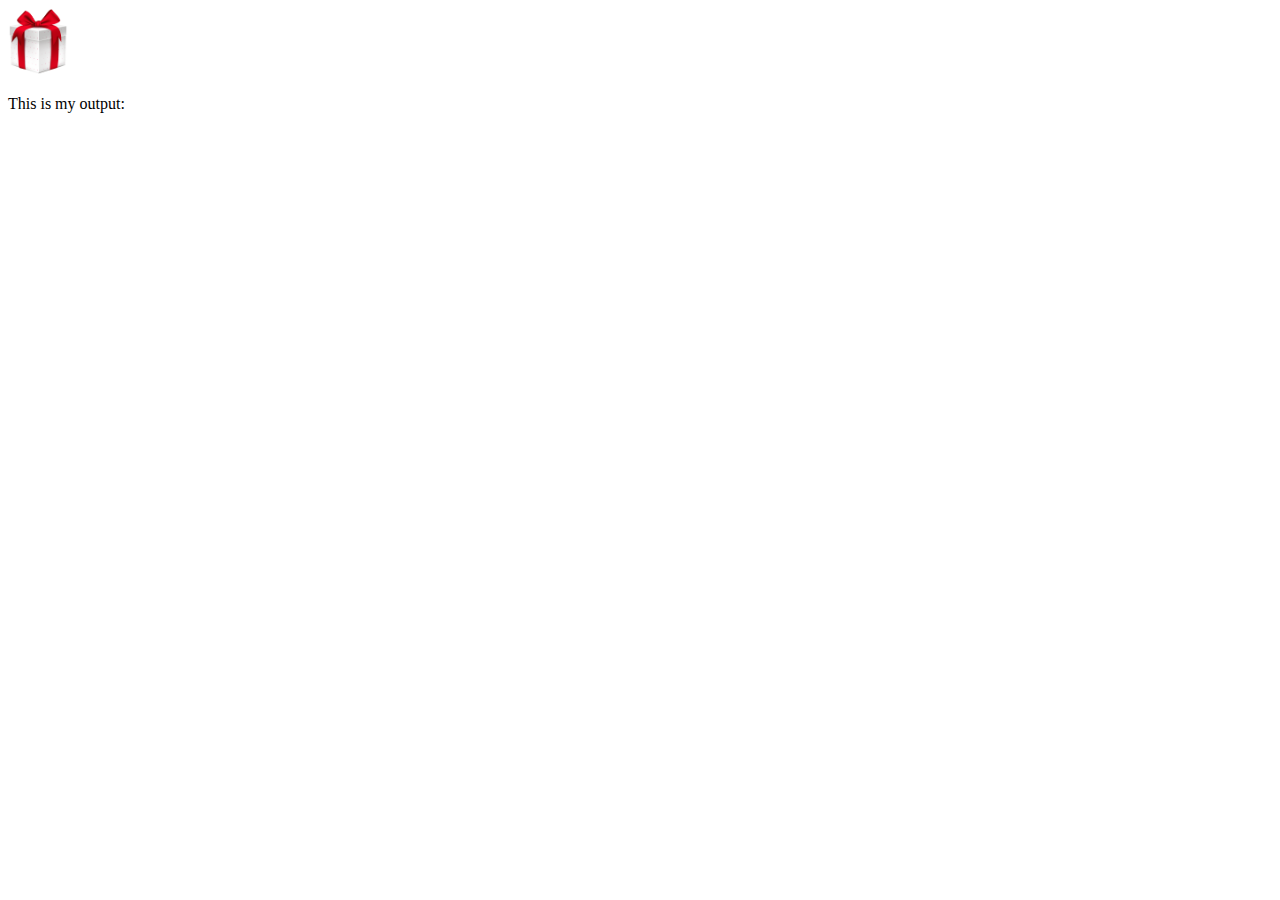
<file: 01_basic/index.html>
<!DOCTYPE html>
<html>
<head>
	<meta charset="utf-8">
	<meta http-equiv="X-UA-Compatible" content="IE=edge">
	<title>Advent Handler</title>
	<link rel="stylesheet" href="">
	<script src="js/jquery-3.4.1.min.js" type="text/javascript" charset="utf-8"></script>
</head>
<body>
	<img src="img/christmas-box.png" alt="Christmas Present" id="present" width="60px">
	<p id="output">This is my output:</p>
	<script>
		$( document ).ready(function() {

			$('#present').on('click', function(){
				$('#output').append('&nbsp;<strong>You clicked on the Christmas bell</strong>')
			})

		});
	</script>
</body>
</html>
</file>
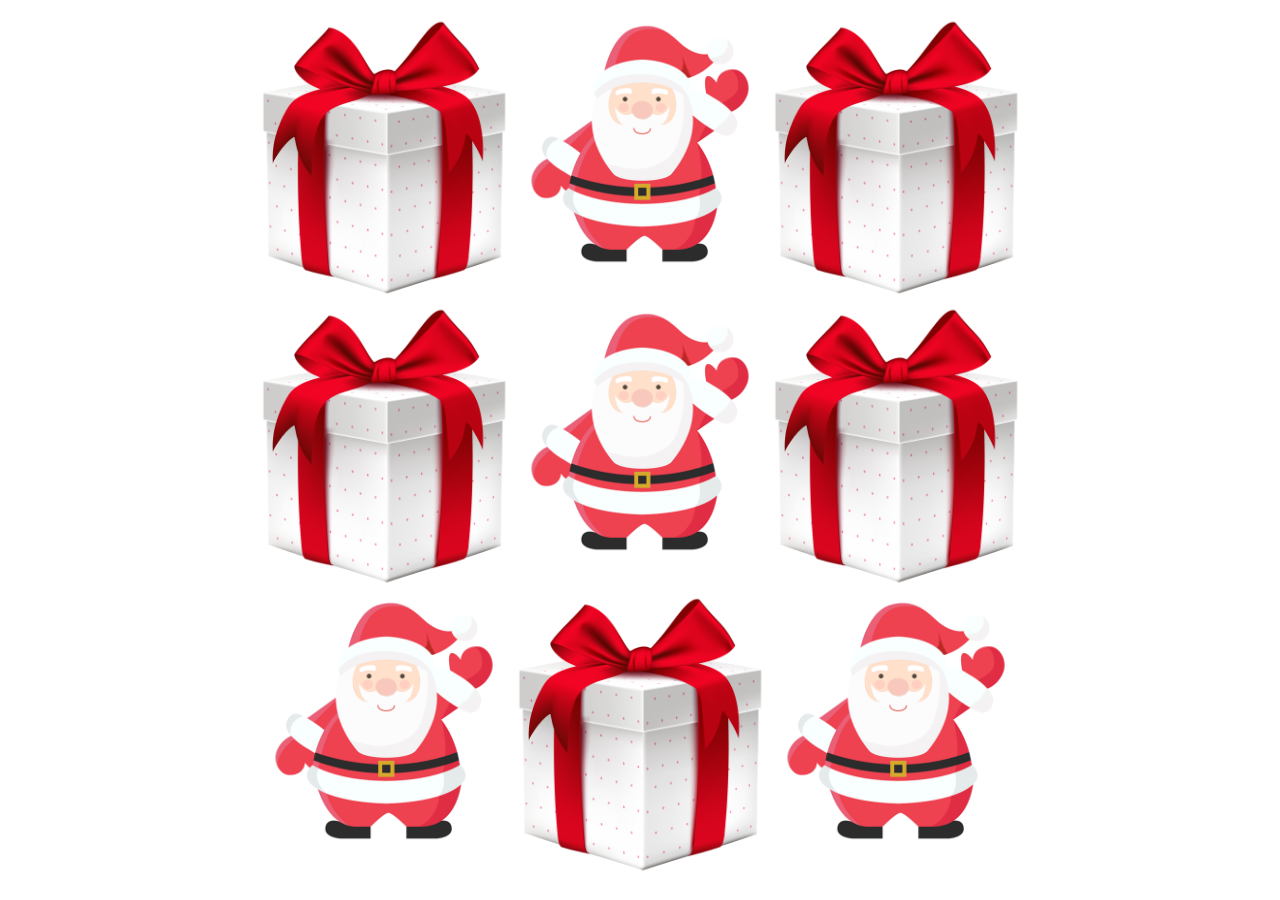
<file: 02_basic/index.html>
<!DOCTYPE html>
<html>
<head>
	<meta charset="utf-8">
	<meta http-equiv="X-UA-Compatible" content="IE=edge">
	<title>Advent Handler</title>
	<link rel="stylesheet" href="">
	<script src="js/jquery-3.4.1.min.js" type="text/javascript" charset="utf-8"></script>
	<style>
		.container {
			width: 48rem;
			display: flex;
			flex-wrap: wrap;
			margin: 0 auto;
		}
		.flexcontainer {
			width: 16rem;
		}
		.flexcontainer img {
			width: 100%;
		}
	</style>
</head>
<body>
<p id="output"></p>
	<div class="container">
		<div class="flexcontainer">
			<img src="img/christmas-box.png" alt="Present" class="present">
		</div>
		<div class="flexcontainer">
			<img src="img/santa-claus.png" alt="Santa" class="santa">
		</div>
		<div class="flexcontainer">
			<img src="img/christmas-box.png" alt="Present" class="present">
		</div>
		<div class="flexcontainer">
			<img src="img/christmas-box.png" alt="Present" class="present">
		</div>
		<div class="flexcontainer">
			<img src="img/santa-claus.png" alt="Santa" class="santa">
		</div>
		<div class="flexcontainer">
			<img src="img/christmas-box.png" alt="Present" class="present">
		</div>
		<div class="flexcontainer">
			<img src="img/santa-claus.png" alt="Santa" class="santa">
		</div>
		<div class="flexcontainer">
			<img src="img/christmas-box.png" alt="Present" class="present">
		</div>
		<div class="flexcontainer">
			<img src="img/santa-claus.png" alt="Santa" class="santa">
		</div>
	</div>

	<script>
		$( document ).ready(function() {

			$('.santa').on('click', function(){
				$(this).remove();
			})

		});
	</script>
</body>
</html>
</file>
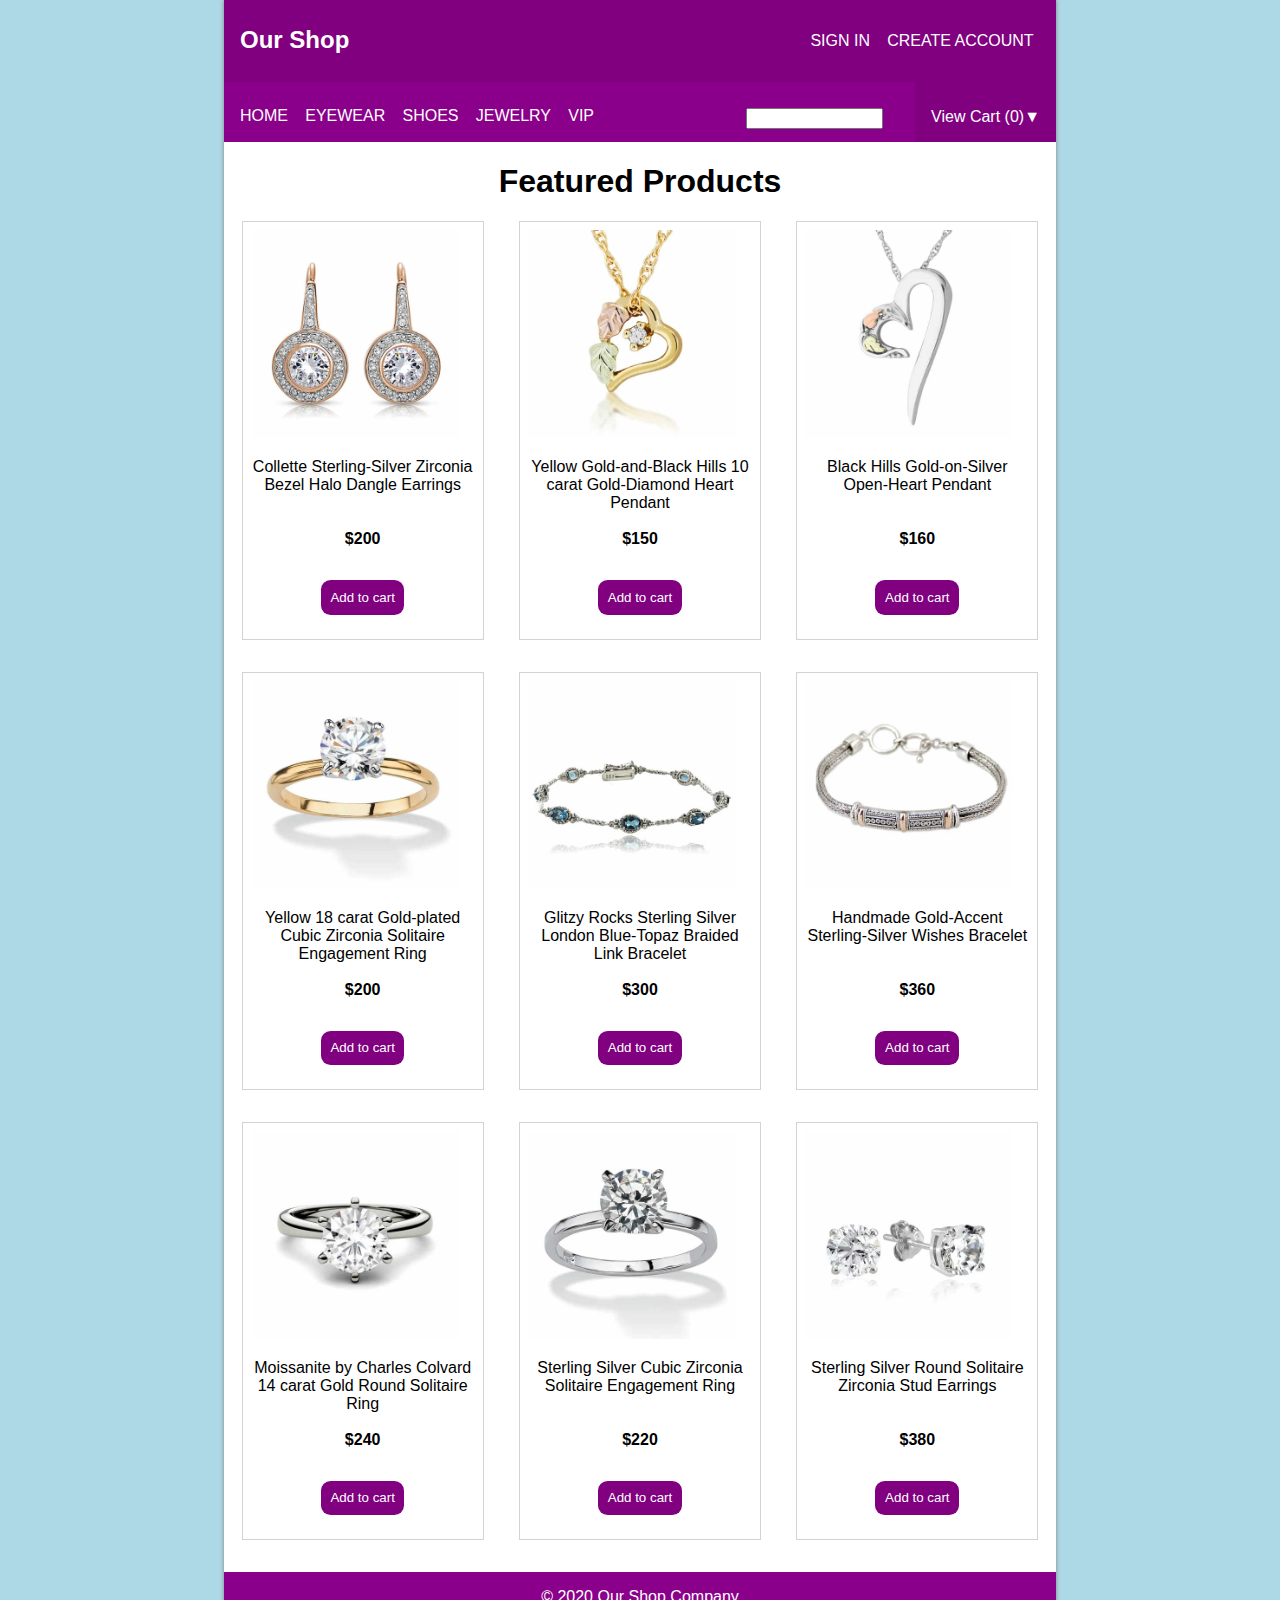
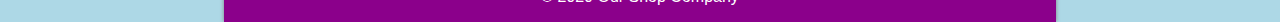
<file: 03_intermediate/index.html>
<!DOCTYPE html>
<html>
<head>
	<meta charset="utf-8">
	<meta http-equiv="X-UA-Compatible" content="IE=edge">
	<title>Jewelry Shop</title>
	<script src="js/jquery-3.4.1.min.js" type="text/javascript" charset="utf-8"></script>
	<script src="json/products.js" type="text/javascript" charset="utf-8"></script>
	<link rel="stylesheet" type="text/css" href="css/style.css" media="screen" />
</head>
<body>
	<div class="container">
		<header>
			<div class="shopname">
				<h2>Our Shop</h2>
			</div>
			<div class="signin">
				<ul>
					<li><a href="#">Sign in</a></li>
					<li><a href="#">Create Account</a></li>
				</ul>
			</div>

		</header>
		<nav>
			<div id="menuitems">
				<ul>
					<li><a href="#" title="home">Home</a></li>
					<li><a href="#" title="eyewear">Eyewear</a></li>
					<li><a href="#" title="shoes">Shoes</a></li>
					<li><a href="#" title="jewelry">Jewelry</a></li>
					<li><a href="#" title="vip">VIP</a></li>
				</ul>				
			</div>
			<div id="searchbar">
				<input type="text" name="search" size="14">
			</div>
			<div class="cartback">
				<div id="shoppingcart">
					View Cart (<span id="cartamount">0</span>)&#x25BC;
				</div>	
			</div>
		</nav>
		<div id="viewcart">
			<div id="cartabsolute">
				<div id="orders">
					
				</div>
			</div>
		</div>
		<main>

			<h1>Featured Products</h1>
			<div id="allproducts">

			</div>
		</main>
		<footer>
			&copy; 2020 Our Shop Company
		</footer>

	</div>
	<script src="js/custom.js" type="text/javascript" charset="utf-8"></script>
	<script>
		$( document ).ready(function() {
			initializeShop();
		});
	</script>	

</body>
</html>
</file>
<file: 03_intermediate/css/style.css>
body {
	font-family: Arial, Helvetica, sans-serif;
	margin: 0;
	padding: 0;
	background-color: lightblue;
}
.container {
	width: 52rem;
	margin: 0 auto;
	background-color: white;
	box-shadow: 0 0 4px gray;
}
header {
	padding:  1rem;
	background-color: purple;
	display: flex;
	justify-content: space-between;
}
header h2 {
	line-height: 30%;
	color: white;
}
nav {
	background-color: darkmagenta;
	text-align: left;
	display: flex;
	justify-content: space-between;
}
nav ul {
	padding-left: 0;
}
nav ul li, .signin ul li {
	display: inline;
}
nav ul li a, .signin ul li a {
	text-decoration: none;
	color: white;
	text-transform: uppercase;
	padding: 0.4rem;
}
#menuitems {
	width: 50%;
	margin: 0.6rem 0 0 0.6rem;
}
#searchbar {
	width: 10%;
	margin: 1.6rem 0 0 0.6rem;
}
.cartback {
	background-color: purple;
	padding: 0;
}
#shoppingcart {
	color: white;
	text-align: right;
	margin: 1.6rem 1rem 0 1rem;
	padding: 0;
}
#shoppingcart span {
	color: white;
}
#viewcart {
	font-size: 80%;
	position: relative;
}
#cartabsolute {
	position: absolute;
	padding: 0 1rem 1rem 1rem;
	width: 27rem;
	top: 0;
	right: 0rem;
	background-color: white;
	box-shadow: 0 0 4px gray;
}
#orders {

}
.productname {
	height: 3.5rem;
}

/* Items in Shopping Cart */
#ordertable table {
	border-collapse: collapse;
}

table, tr {
	margin-top: 0.6rem;
	border-bottom: 1px solid gray;
}
#ordertable td {
	vertical-align: middle;

}
.imagecolumn {
	width: 4rem;
}
.imagecolumn img {
	width: 100%;
}
.namecolumn {
	width: 14rem;
}
.truncatedtext {
	width: 13rem;
	text-overflow: ellipsis;
	white-space: nowrap;
	overflow: hidden;
}
.itemAmountField {
	width: 2rem;
	margin-top: 0;
	padding: 0.4rem;
}
.itemPriceSubtotal {
	width: 6rem;
	text-align: right;
	font-size: 200%;
	color: gray;
}

/* Calculated Part of Shopping Cart*/
.productprice {
	margin-top: 0;
	padding-top: 0;
}
.pricesubtotal {
	width: 5rem;
	text-align: right;
}

/* Products in overview grid */
#allproducts {
	display: flex;
	flex-wrap: wrap;
	justify-content: space-around;
}
.productcontainer {
	border: 1px solid lightgrey;
	margin-bottom: 2rem;
	width: 14rem;
	padding: 0.5rem;
}
.imagecontainer {
	width: 13rem;
}
.imagecontainer img {
	width: 100%;
}
.productinfo {
	text-align: center;
}
.orderbutton {
	margin: 1rem;
	background-color: purple;
	color: white;
	border-radius: 0.6rem;
	border: none;
	padding: 0.6rem;
}
.addedButton {
	margin: 1rem;
	background-color: lightgray;
	color: white;
	border-radius: 0.6rem;
	border: none;
	padding: 0.6rem;
}
#calculations {
	background-color: lightgray;
	height: 7rem;
	text-align: right;
	font-weight: bold;
	text-transform: uppercase;
	padding: 1rem;
}
main h1 {
	text-align: center;
}
footer {
	background-color: darkmagenta;
	text-align: center;
	color: white;
	padding: 1rem;
}
</file>
